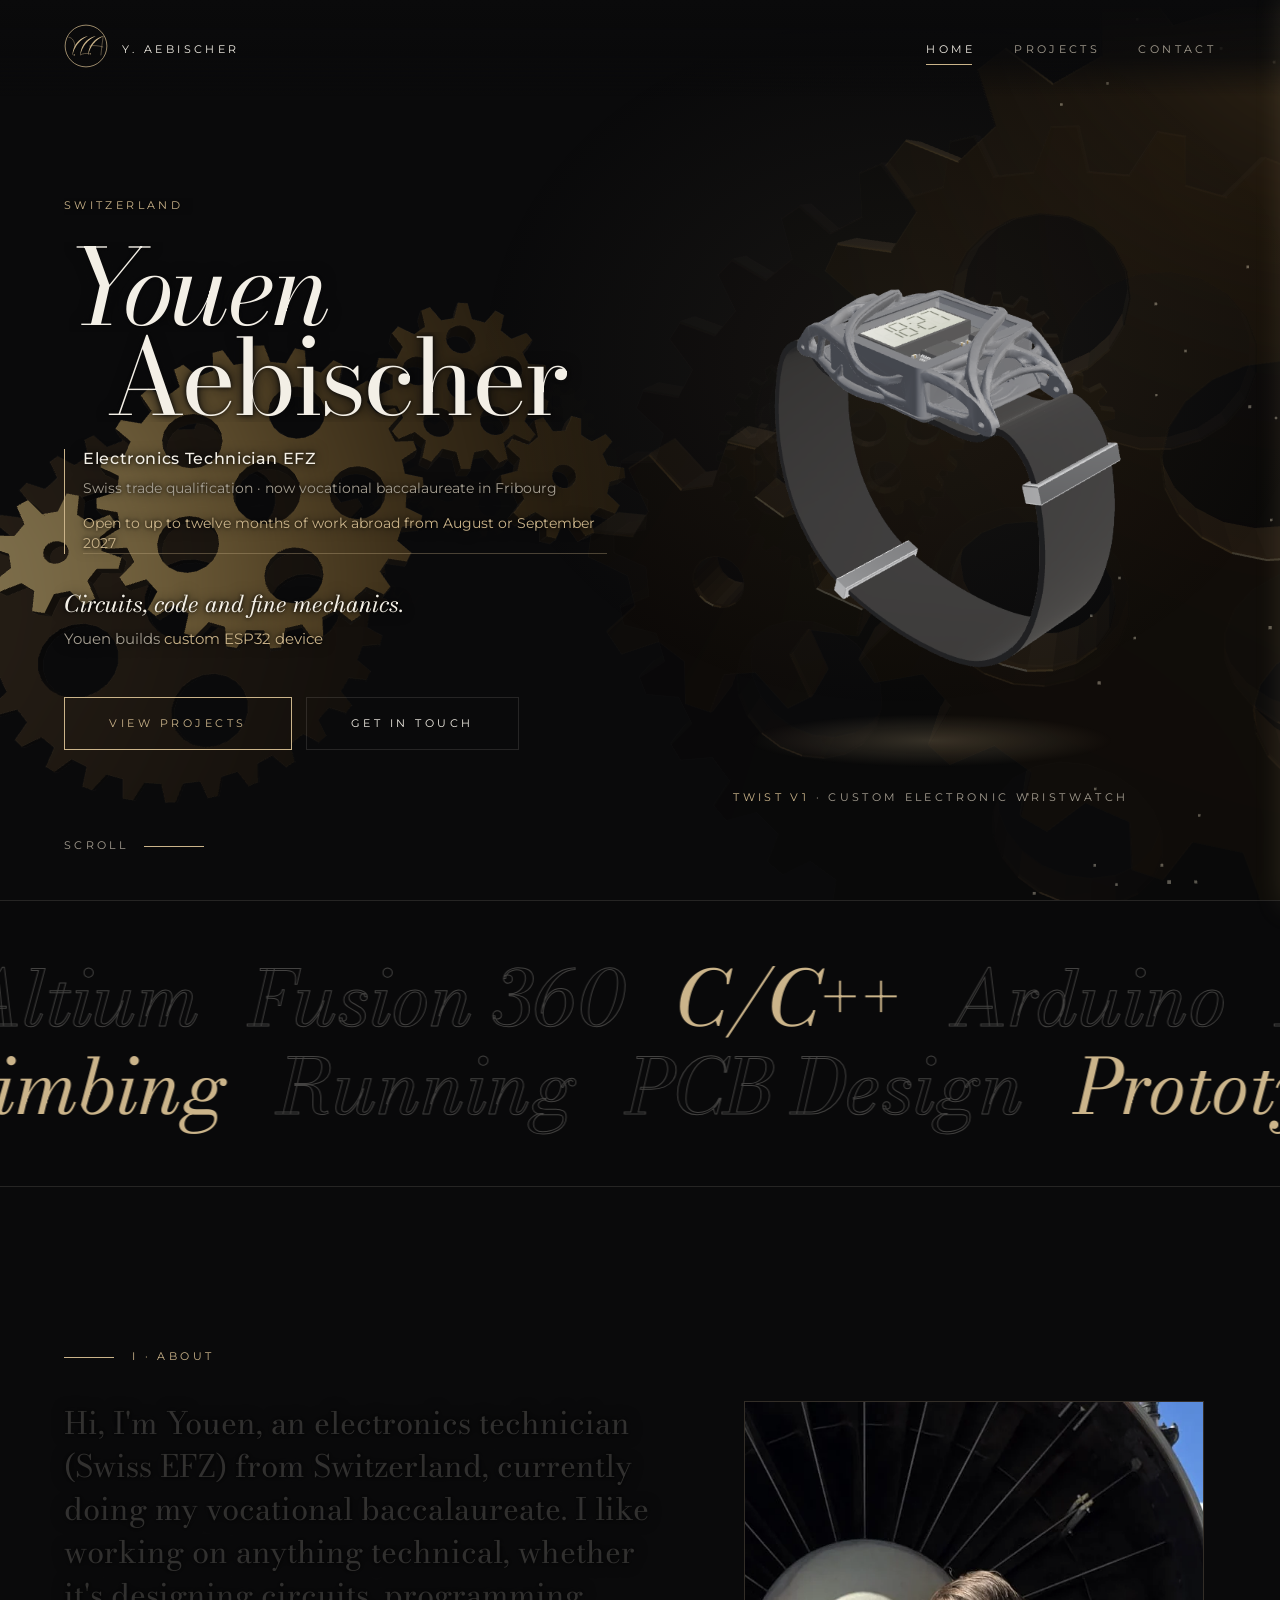
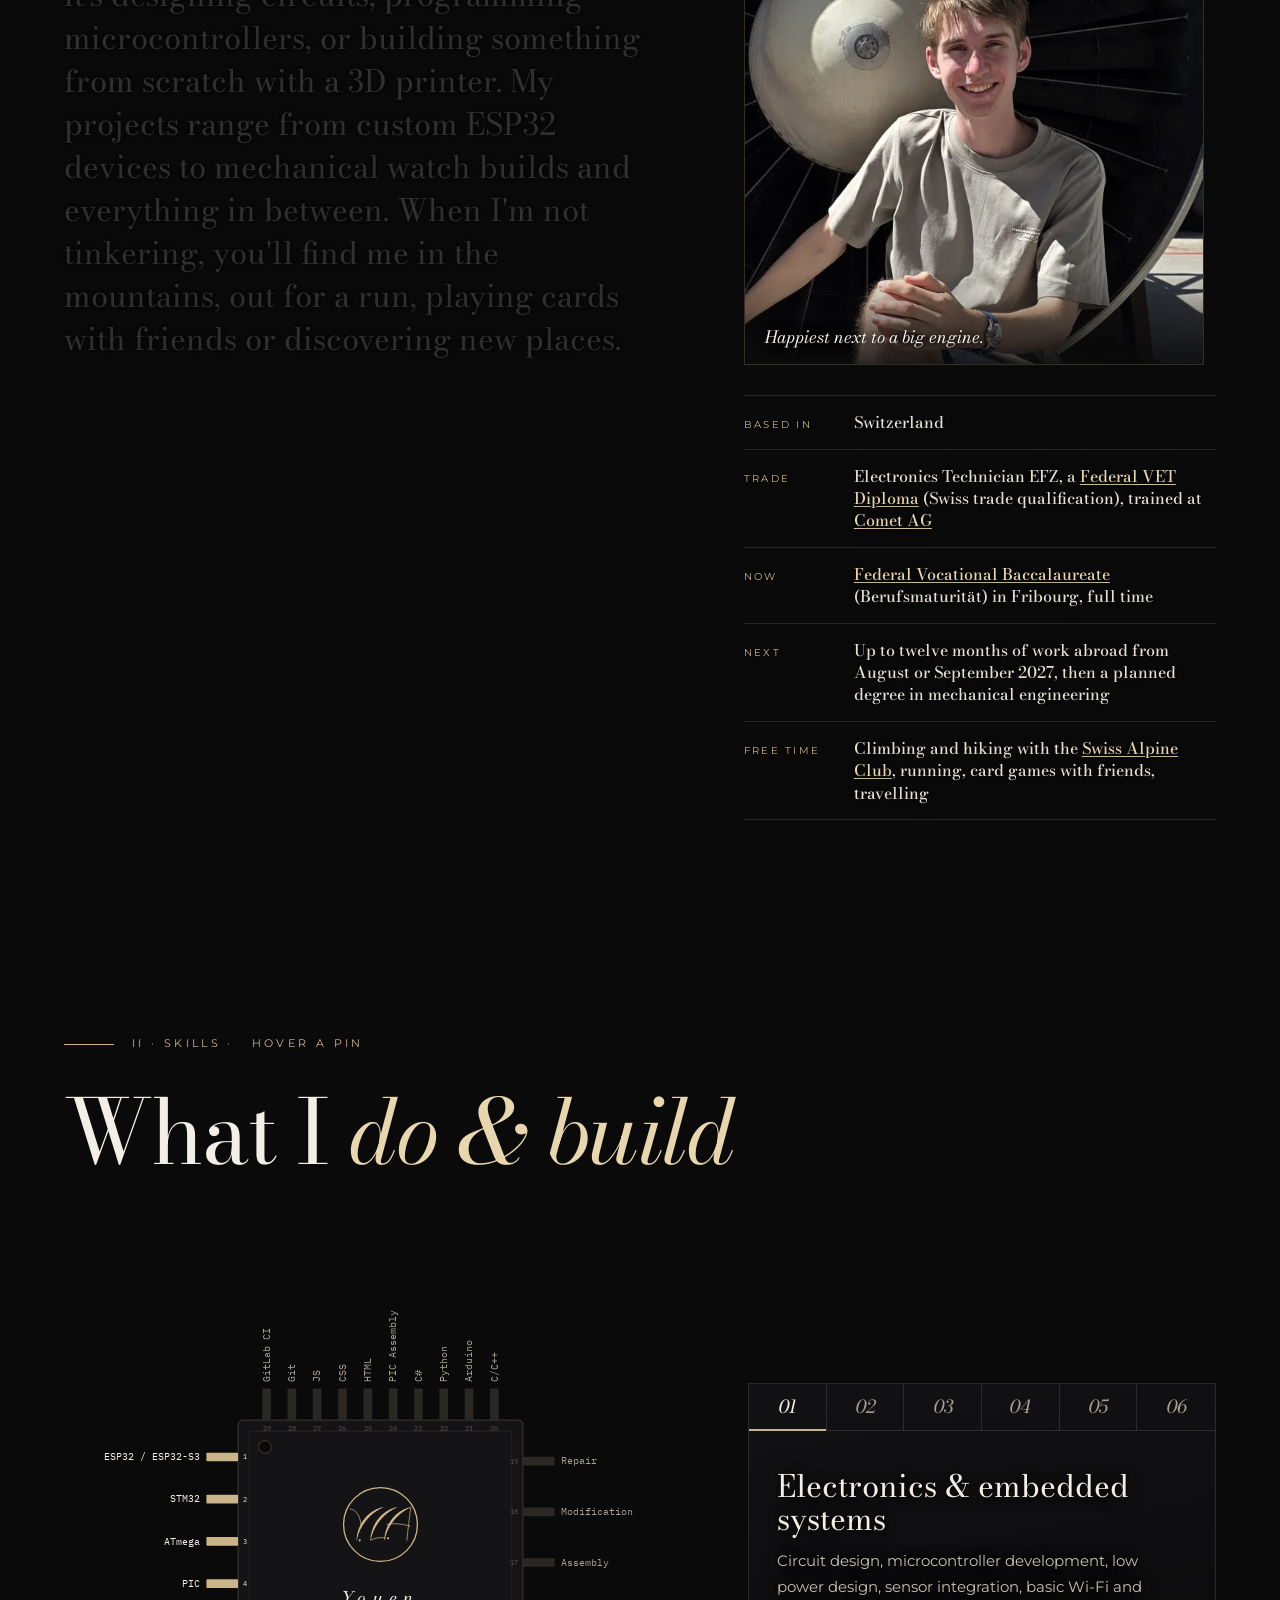
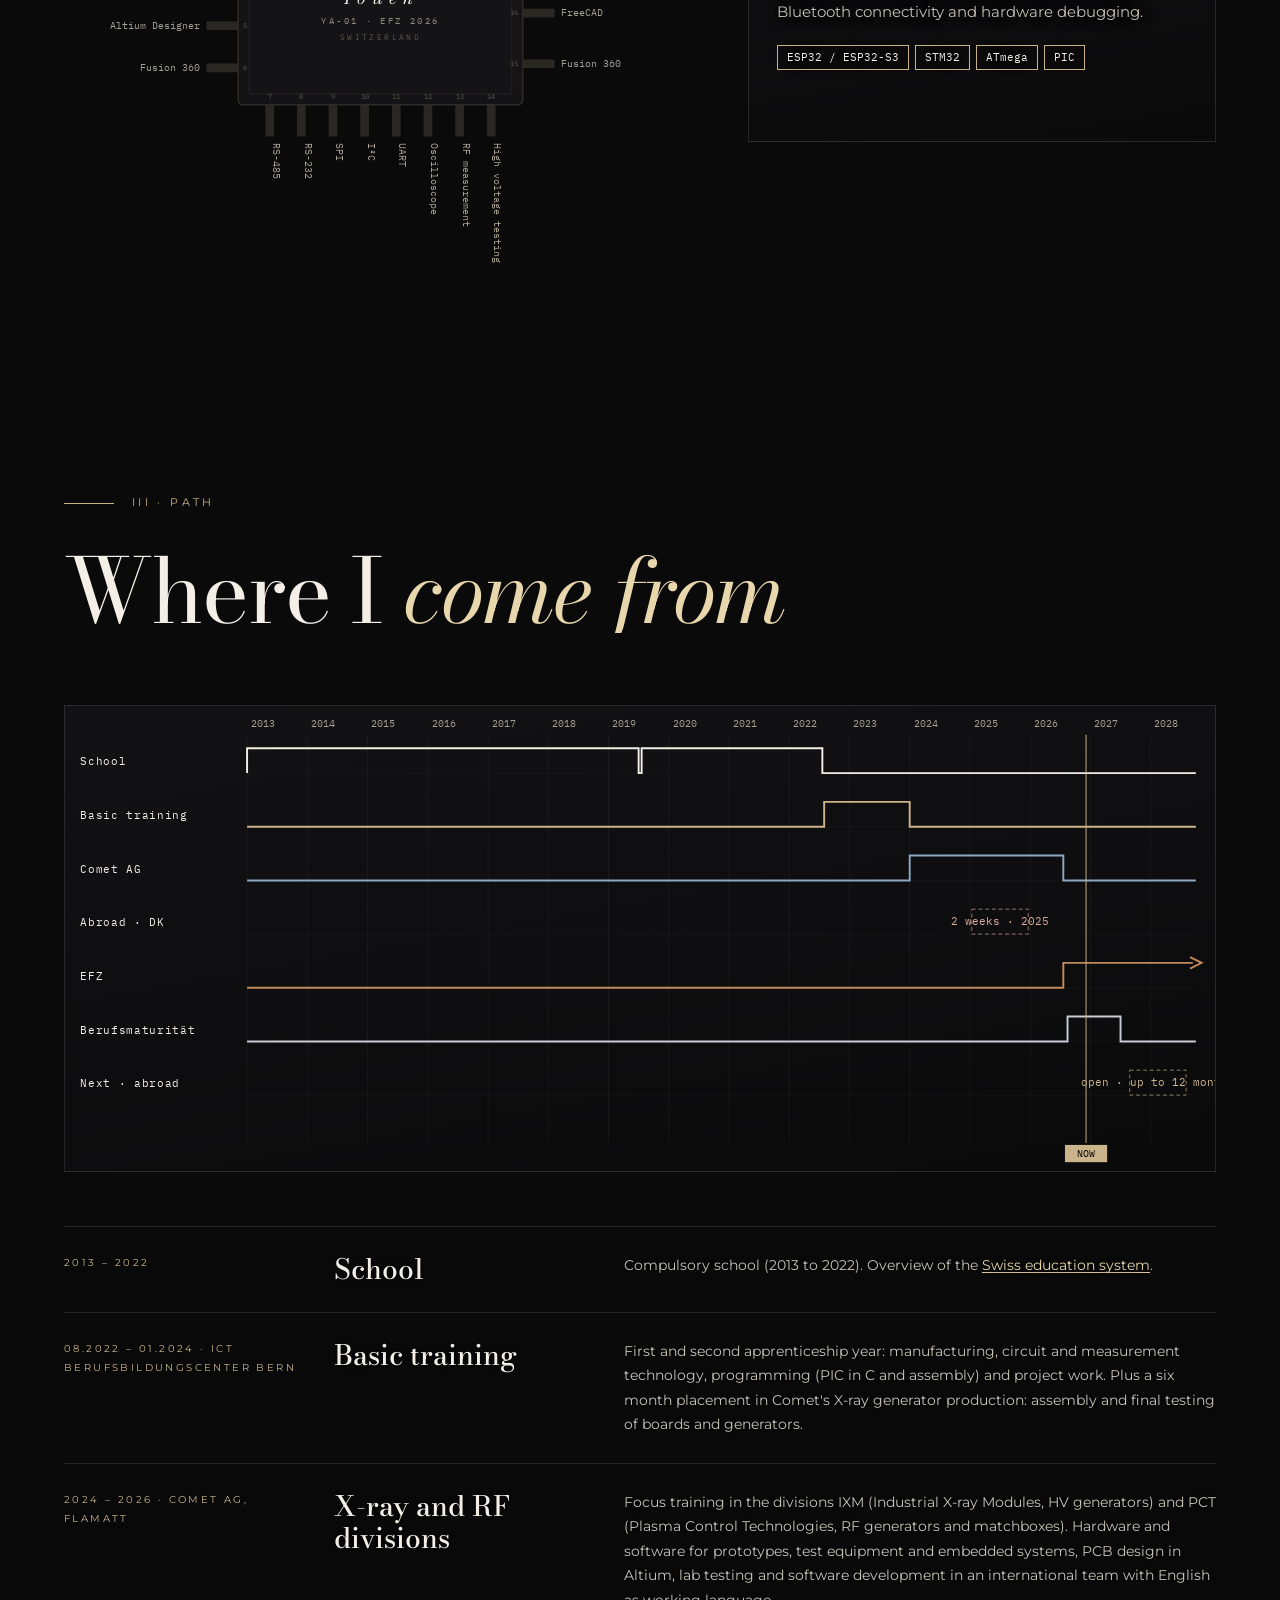
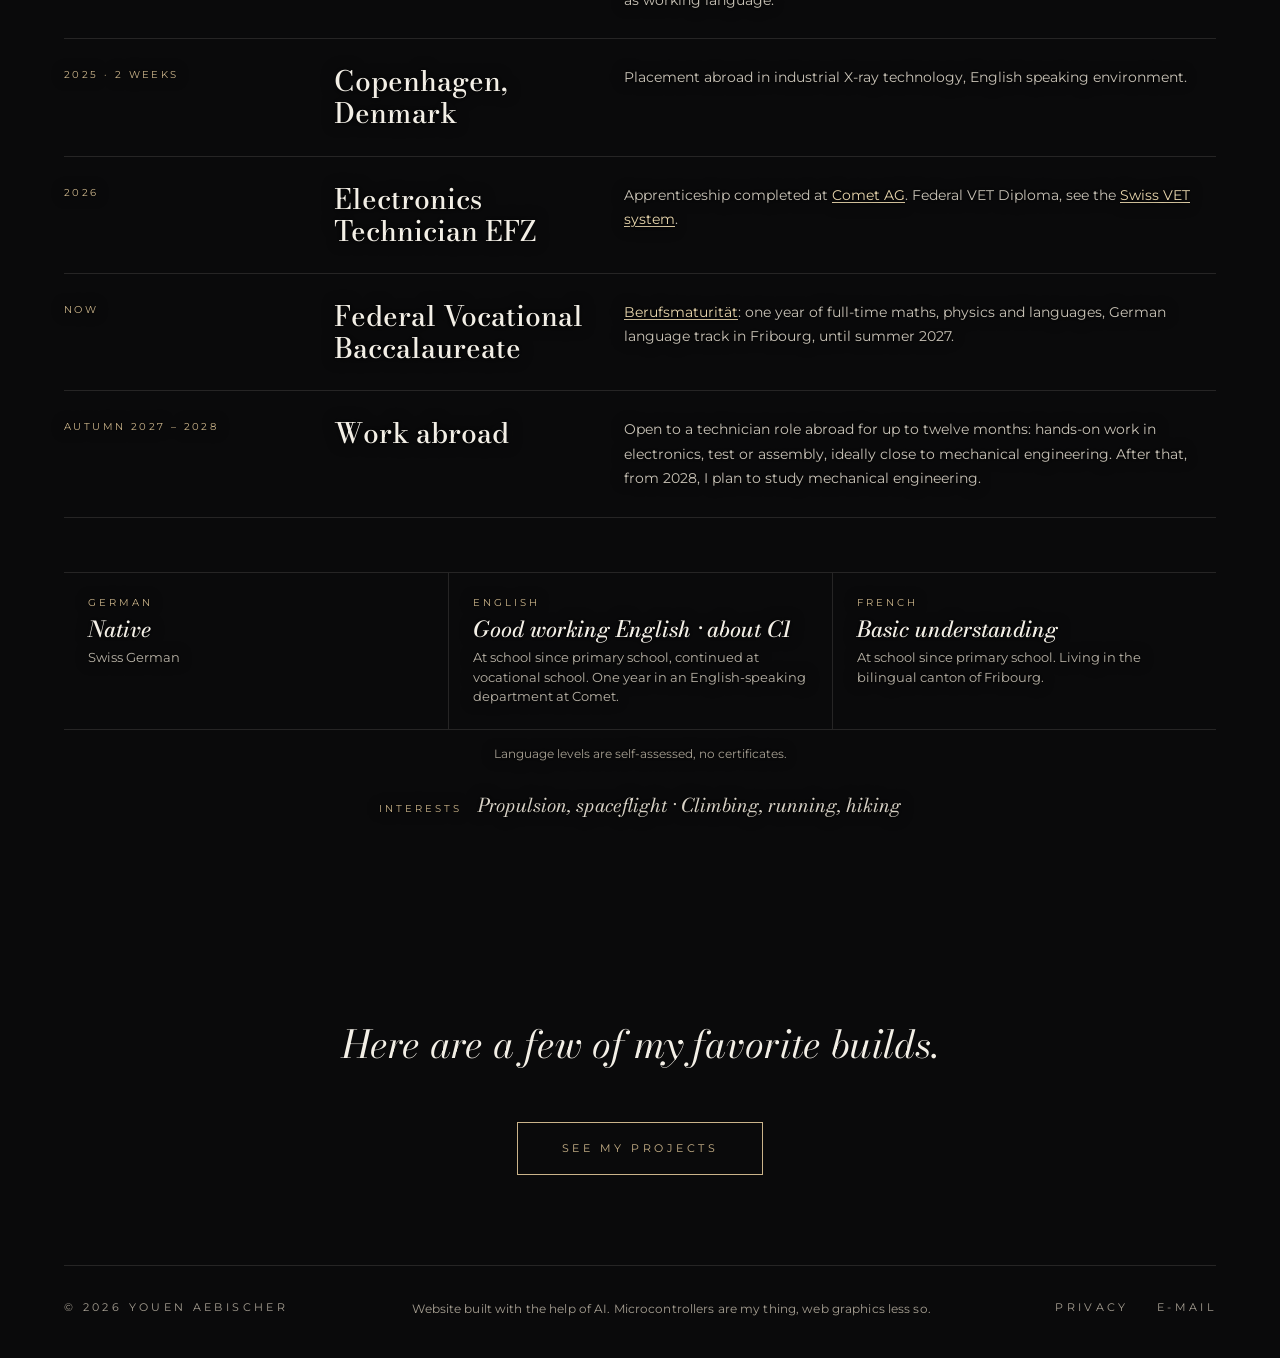
<file: index.html>
<!DOCTYPE html>
<html lang="en"><head>
<meta charset="utf-8"><meta name="viewport" content="width=device-width,initial-scale=1,viewport-fit=cover">
<meta name="theme-color" content="#0a0a0b"><title>Youen Aebischer · Electronics Technician EFZ</title>
<meta name="description" content="Youen Aebischer, electronics technician EFZ from Switzerland. Embedded systems, PCB design, 3D printing and watchmaking projects, with interactive 3D models. Open to work abroad from autumn 2027.">
<meta name="author" content="Youen Aebischer">
<link rel="canonical" href="https://youen.ch/">
<meta property="og:type" content="website"><meta property="og:url" content="https://youen.ch/"><meta property="og:site_name" content="youen.ch">
<meta property="og:title" content="Youen Aebischer · Electronics Technician EFZ"><meta property="og:description" content="Embedded systems, PCB design, 3D printing and watchmaking projects, with interactive 3D models.">
<meta property="og:image" content="https://youen.ch/og.jpg"><meta property="og:image:width" content="1200"><meta property="og:image:height" content="630">
<meta name="twitter:card" content="summary_large_image">
<link rel="icon" href="favicon.svg" type="image/svg+xml"><link rel="apple-touch-icon" href="apple-touch-icon.png">
<script type="application/ld+json">{"@context": "https://schema.org", "@type": "Person", "name": "Youen Aebischer", "url": "https://youen.ch/", "jobTitle": "Electronics Technician EFZ", "email": "mailto:mail@youen.ch", "address": {"@type": "PostalAddress", "addressCountry": "CH"}, "image": "https://youen.ch/assets/img/me_portrait.webp"}</script>
<link rel="stylesheet" href="assets/css/site.css?v=a75e3667">
</head>
<body>
<canvas id="gear"></canvas>
<div id="cur"><b></b></div><div id="cur2"></div>
<div id="prog"></div>
<header><a class="lo" href="#home" data-go="home" aria-label="Youen Aebischer, home"><span data-logo></span><span class="sc">Y. Aebischer</span></a>
 <nav class="sc" aria-label="Main"><a href="#home" data-go="home" class="on">Home</a><a href="#projects" data-go="projects">Projects</a><a href="#contact" data-go="contact">Contact</a></nav></header>
<div id="wipe"><span id="wl"></span></div>
<main>
<!-- ================= HOME ================= -->
<div class="view active" id="home">
 <section class="hero" id="hero" data-v="e"><div class="spot" id="spot"></div>
  <div class="tx" data-r>
   <div class="sc gold mk"><span>Switzerland</span></div>
   <h1><span class="mk"><span><i>Youen</i></span></span><span class="mk l2"><span style="--d:.12s">Aebischer</span></span></h1>
   <div class="role rv" style="--d:.25s"><b>Electronics Technician EFZ</b><span>Swiss trade qualification · now vocational baccalaureate in Fribourg</span><a class="av" href="#contact" data-go="contact">Open to up to twelve months of work abroad from August or September 2027</a></div>
   <div class="rv" style="--d:.3s"><div class="wel">Circuits, code and fine mechanics.</div><div class="tw" id="tw"></div></div>
   <div class="hcta rv" style="--d:.38s"><button class="btn" data-go="projects">View projects</button><button class="btn ghost" data-go="contact">Get in touch</button></div>
  </div>
  <div class="stage st-d" id="stD"><div class="vw" id="hd3" aria-label="3D model of the Twist V1 wristwatch"><img class="fb" src="assets/img/t_2.webp" alt="Twist V1 electronic wristwatch" width="1000" height="800"></div><div class="mcap sc"><b>Twist V1</b> · custom electronic wristwatch</div></div>
  <div class="cue sc">Scroll <i></i></div>
 </section>
 <div class="mq" id="mq" aria-hidden="true"><div class="ln" id="mq1"></div><div class="ln" id="mq2"></div></div>
 <section class="s wrap" id="about">
  <div class="k sc rv">I · About</div>
  <div class="ab"><p class="scrub" id="scrub" data-r></p>
   <aside class="me rv" data-r>
    <figure class="pf"><img src="assets/img/me_portrait.webp" alt="Youen Aebischer sitting in front of a jet engine fan" width="620" height="760" loading="lazy"><figcaption>Happiest next to a big engine.</figcaption></figure>
    <dl class="facts" id="facts"></dl>
   </aside></div>
 </section>
 <section class="s wrap" id="skills">
  <div class="k sc rv">II · Skills · <span id="pinHint">hover a pin</span></div><h2 class="h mk"><span>What I <i>do &amp; build</i></span></h2>
  <div class="po"><svg class="chip rv" id="chip" viewBox="0 0 800 800" data-r role="img" aria-label="Skills shown as the pinout of a chip"></svg><div class="pp rv" data-r><div class="tabs" id="tabs"></div><div class="pd" id="pd"></div></div></div>
 </section>
 <section class="s wrap" id="path">
  <div class="k sc rv">III · Path</div><h2 class="h mk"><span>Where I <i>come from</i></span></h2>
  <div class="tdw rv" data-r><svg class="td" id="td" viewBox="0 0 1200 486" role="img" aria-label="Timeline from 2013 to 2028"></svg></div>
  <div class="log" id="log"></div><div class="langs rv" id="langs"></div>
 </section>
 <section class="cta wrap" data-r><p class="rv">Here are a few of my favorite builds.</p><button class="btn rv" data-go="projects">See my projects</button></section>
 <footer class="sc"><span>© <span class="yr"></span> Youen Aebischer</span><span class="ai">Website built with the help of AI. Microcontrollers are my thing, web graphics less so.</span><span class="fl"><a href="privacy.html">Privacy</a><a class="fm" href="#">E-Mail</a></span></footer>
</div>
<!-- ================= PROJECTS ================= -->
<div class="view" id="projects">
 <section class="wrap ph"><div class="k sc rv">The collection</div><h2 class="h mk"><span>My <i>Projects</i></span></h2><p class="intro rv" id="intro"></p><p class="mnote rv" id="mnote"></p></section>
 <div id="hs"><div class="hpin"><div class="track" id="track"></div><div class="hbar"><span class="sc" style="color:var(--mut)">Scroll</span><div class="ln"><i id="hbi"></i></div><div class="cnt" id="hcnt">01<small>/ 05</small></div></div></div></div>
 <section class="s wrap" id="bench"></section>
 <section class="cta wrap"><p class="rv">Want to know more?</p><button class="btn rv" data-go="contact">Get in touch</button></section>
 <footer class="sc"><span>© <span class="yr"></span> Youen Aebischer</span><span class="ai">Website built with the help of AI. Microcontrollers are my thing, web graphics less so.</span><span class="fl"><a href="privacy.html">Privacy</a><a class="fm" href="#">E-Mail</a></span></footer>
</div>
<!-- ================= CONTACT ================= -->
<div class="view" id="contact">
 <section class="s wrap" style="padding-top:22vh"><div class="k sc rv">Contact</div><h2 class="h mk"><span>Say <i>hello.</i></span></h2>
  <div class="ct"><div class="rv"><p class="lead" id="lead"></p><div class="lk"><a id="lm" href="" data-c="lk">E-Mail<span>↗</span></a></div>
</div>
   <form id="form" class="rv" style="--d:.1s" novalidate>
    <div class="f"><label for="fn">First name *</label><input id="fn" required autocomplete="given-name"></div><div class="f"><label for="ln2">Last name *</label><input id="ln2" required autocomplete="family-name"></div>
    <div class="f"><label for="fe">E-Mail *</label><input id="fe" type="email" required autocomplete="email"></div><div class="f"><label for="fp">Phone number</label><input id="fp" type="tel" autocomplete="tel"></div>
    <div class="f w"><label for="fc">Message *</label><textarea id="fc" rows="3" required></textarea></div>
    <input type="checkbox" id="fbot" name="botcheck" class="hp" tabindex="-1" autocomplete="off" aria-hidden="true">
    <div class="sub"><small id="fnote">Sent straight to my inbox, no e-mail app needed. <a href="privacy.html">Privacy</a></small><button class="btn" type="submit" id="sb">Send message</button></div>
    <p class="fmsg" id="fmsg" role="status" aria-live="polite"></p></form></div>
  <div class="cto"><figure class="pf wide rv"><img src="assets/img/me_engine.webp" alt="Youen Aebischer standing inside the intake of a Rolls-Royce RB211 jet engine" width="900" height="1200" loading="lazy"><figcaption>Inside a Rolls-Royce RB211, for scale.</figcaption></figure>
   <p class="outro rv">Thanks for stopping by,<br><em>I look forward to hearing from you.</em></p></div>
 </section>
 <footer class="sc"><span>© <span class="yr"></span> Youen Aebischer</span><span class="ai">Website built with the help of AI. Microcontrollers are my thing, web graphics less so.</span><span class="fl"><a href="privacy.html">Privacy</a><a class="fm" href="#">E-Mail</a></span></footer>
</div>
</main>
<noscript><div class="nojs"><h1>Youen Aebischer</h1><p>Electronics Technician EFZ from Switzerland. This site needs JavaScript for its 3D models. You can still write to <a href="mailto:mail@youen.ch">mail@youen.ch</a>.</p></div></noscript>
<script src="assets/js/three.bundle.js?v=1"></script>
<script src="assets/js/site.js?v=a75e3667"></script>
<script data-goatcounter="https://youen.goatcounter.com/count" async src="assets/js/count.js?v=1"></script>
</body></html>
</file>
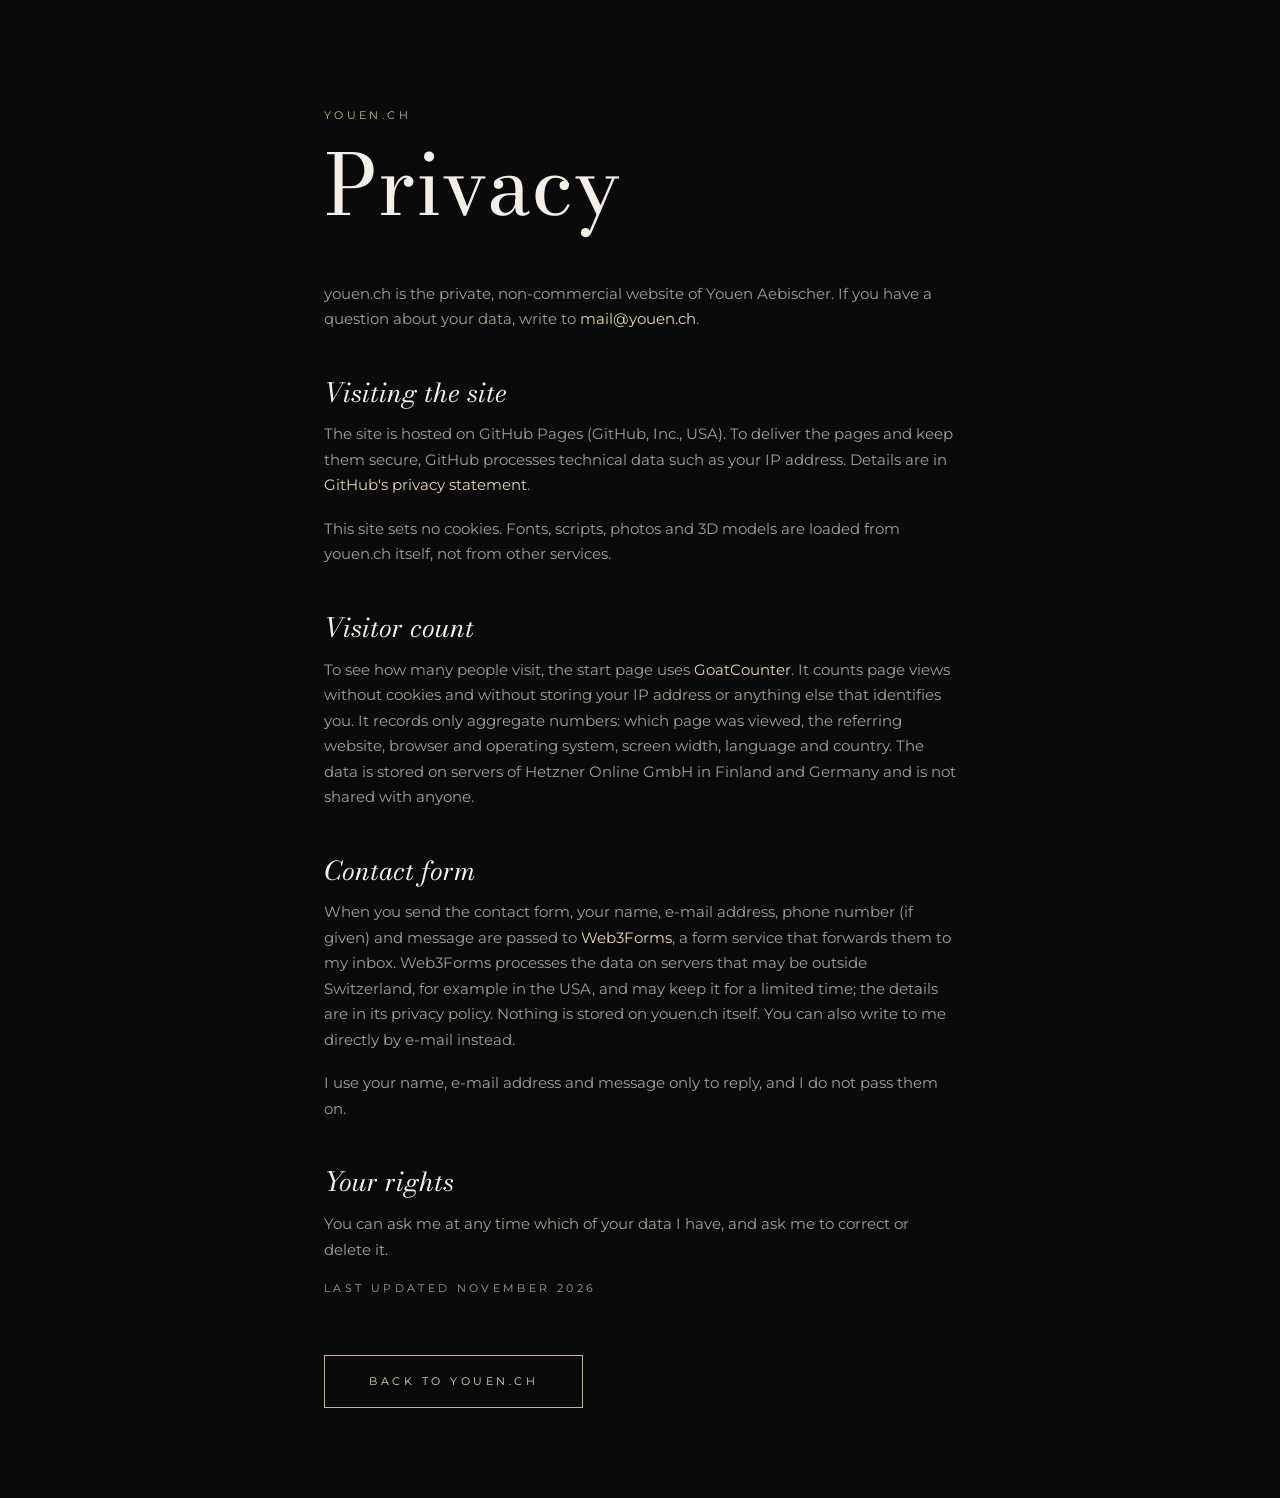
<file: privacy.html>
<!DOCTYPE html><html lang="en"><head><meta charset="utf-8"><meta name="viewport" content="width=device-width,initial-scale=1"><title>Privacy · youen.ch</title><meta name="description" content="Privacy note for youen.ch, the personal website of Youen Aebischer."><link rel="icon" href="/favicon.svg" type="image/svg+xml"><link rel="stylesheet" href="/assets/css/site.css"><style>main.pv2{max-width:680px;margin:0 auto;padding:12vh 24px 10vh}main.pv2 h1{font:400 clamp(44px,7vw,84px)/1 var(--B);margin:2vh 0 6vh}main.pv2 h2{font:italic 400 26px/1.2 var(--B);margin:5vh 0 1.5vh}main.pv2 p{color:var(--mut);line-height:1.7;margin:0 0 1.2em}main.pv2 a{color:var(--ch2,#cbb48a)}main.pv2 .bk{display:inline-block;margin-top:5vh}</style></head><body><main class="pv2"><div class="sc gold">youen.ch</div><h1>Privacy</h1><p>youen.ch is the private, non-commercial website of Youen Aebischer. If you have a question about your data, write to <a href="mailto:mail@youen.ch">mail@youen.ch</a>.</p><h2>Visiting the site</h2><p>The site is hosted on GitHub Pages (GitHub, Inc., USA). To deliver the pages and keep them secure, GitHub processes technical data such as your IP address. Details are in <a href="https://docs.github.com/en/site-policy/privacy-policies/github-general-privacy-statement" rel="noopener">GitHub's privacy statement</a>.</p><p>This site sets no cookies. Fonts, scripts, photos and 3D models are loaded from youen.ch itself, not from other services.</p><h2>Visitor count</h2><p>To see how many people visit, the start page uses <a href="https://www.goatcounter.com/help/privacy" rel="noopener">GoatCounter</a>. It counts page views without cookies and without storing your IP address or anything else that identifies you. It records only aggregate numbers: which page was viewed, the referring website, browser and operating system, screen width, language and country. The data is stored on servers of Hetzner Online GmbH in Finland and Germany and is not shared with anyone.</p><h2>Contact form</h2><p>When you send the contact form, your name, e-mail address, phone number (if given) and message are passed to <a href="https://web3forms.com/privacy" rel="noopener">Web3Forms</a>, a form service that forwards them to my inbox. Web3Forms processes the data on servers that may be outside Switzerland, for example in the USA, and may keep it for a limited time; the details are in its privacy policy. Nothing is stored on youen.ch itself. You can also write to me directly by e-mail instead.</p><p>I use your name, e-mail address and message only to reply, and I do not pass them on.</p><h2>Your rights</h2><p>You can ask me at any time which of your data I have, and ask me to correct or delete it.</p><p class="sc">Last updated November 2026</p><a class="btn bk" href="/">Back to youen.ch</a></main></body></html>
</file>
<file: assets/css/site.css>
@font-face{font-family:'Bodoni Moda';src:url(../fonts/bodoni-moda-latin-opsz-normal.woff2) format('woff2');font-weight:400 900;font-style:normal;font-display:swap}
@font-face{font-family:'Bodoni Moda';src:url(../fonts/bodoni-moda-latin-opsz-italic.woff2) format('woff2');font-weight:400 900;font-style:italic;font-display:swap}
@font-face{font-family:'Montserrat';src:url(../fonts/montserrat-latin-300-normal.woff2) format('woff2');font-weight:300;font-style:normal;font-display:swap}
@font-face{font-family:'Montserrat';src:url(../fonts/montserrat-latin-400-normal.woff2) format('woff2');font-weight:400;font-style:normal;font-display:swap}
@font-face{font-family:'Montserrat';src:url(../fonts/montserrat-latin-500-normal.woff2) format('woff2');font-weight:500;font-style:normal;font-display:swap}
@font-face{font-family:'IBM Plex Mono';src:url(../fonts/ibm-plex-mono-latin-400-normal.woff2) format('woff2');font-weight:400;font-style:normal;font-display:swap}
@font-face{font-family:'IBM Plex Mono';src:url(../fonts/ibm-plex-mono-latin-500-normal.woff2) format('woff2');font-weight:500;font-style:normal;font-display:swap}
.m3{position:absolute;inset:0;width:100%;height:100%;object-fit:contain;transition:opacity .5s}
.vw{position:relative;touch-action:pan-y;cursor:grab}
.gal{position:absolute;inset:var(--gal-inset,12px 12px 56px 12px);border-radius:var(--gal-r,12px);overflow:hidden;opacity:0;visibility:hidden;transition:opacity .5s,visibility .5s;background:var(--gal-bg,#000);z-index:2;border:var(--gal-bd,0)}
.photo .gal{opacity:1;visibility:visible}.photo .m3{opacity:0}
.gbg{position:absolute;inset:-30px;background-size:cover;background-position:center;filter:blur(26px) brightness(var(--gal-bgb,.45)) saturate(1.1);transform:scale(1.1)}
.gst{position:absolute;inset:0}
.gs{position:absolute;inset:0;width:100%;height:100%;object-fit:contain;opacity:0;transform:scale(1.03);transition:opacity .55s,transform .9s}
.gs.on{opacity:1;transform:none}
.gcap{position:absolute;left:10px;top:10px;z-index:3;font-size:10.5px;letter-spacing:.12em;text-transform:uppercase;padding:5px 10px}
.gb{position:absolute;top:50%;z-index:3;width:38px;height:38px;margin-top:-19px;display:grid;place-items:center;cursor:pointer;font-size:20px;line-height:1}
.gp{left:10px}.gn{right:10px}
.gd{position:absolute;right:12px;bottom:12px;z-index:3;display:flex;gap:6px}
.gd i{width:7px;height:7px;border-radius:50%;background:#fff7;transition:background .3s,transform .3s}
.gd i.on{background:var(--gal-acc,#fff);transform:scale(1.25)}
.pv{position:absolute;left:12px;bottom:10px;z-index:4;display:flex;gap:2px}
.pv button{cursor:pointer;border:0;font:inherit;background:none;color:inherit}


:root{--bg:#0a0a0b;--bg2:#121214;--fg:#f3efe6;--ch:#cbb48a;--ch2:#e8d6ad;--mut:#a69f92;--hl:#f3efe61f;--hl2:#cbb48a33;
 --s1:#ffc93c;--s2:#3fe0ff;--s3:#ff5fa2;
 --B:'Bodoni Moda',Didot,serif;--M:'Montserrat',system-ui,sans-serif;--X:'IBM Plex Mono',ui-monospace,monospace;--E:cubic-bezier(.77,0,.18,1);--O:cubic-bezier(.16,1,.3,1);--pad:clamp(20px,5vw,80px)}
*{box-sizing:border-box;margin:0;padding:0}
html{background:var(--bg);overflow-x:hidden;overflow-x:clip}
body{background:var(--bg);color:var(--fg);font:400 15px/1.75 var(--M);-webkit-font-smoothing:antialiased}
.scrub,.ct .lead,.lead,.langs,.info .stt b,.pd h4,.log h3,.info h3,.mb li,.wel{font-weight:500}
a{color:inherit;text-decoration:none}button,input,textarea{font:inherit;color:inherit}
::selection{background:var(--ch);color:#000}
.sc{font:400 10.5px/1.6 var(--M);letter-spacing:.32em;text-transform:uppercase}
.gold{color:var(--ch)}
/* cursor */
#cur{position:fixed;left:0;top:0;width:38px;height:38px;margin:-19px 0 0 -19px;border:1px solid var(--ch);border-radius:50%;pointer-events:none;z-index:300;opacity:0;transition:width .35s var(--O),height .35s var(--O),margin .35s var(--O),background .35s,opacity .3s;display:grid;place-items:center}
#cur b{font:400 9px/1 var(--M);letter-spacing:.24em;text-transform:uppercase;color:#000;opacity:0;transition:opacity .2s}
#cur2{position:fixed;left:0;top:0;width:4px;height:4px;margin:-2px 0 0 -2px;border-radius:50%;background:var(--ch);pointer-events:none;z-index:301;opacity:0}
#cur2{display:none}body.has-mouse #cur.big{opacity:1}
#cur.big{width:84px;height:84px;margin:-42px 0 0 -42px;background:var(--ch);border-color:var(--ch)}#cur.big b{opacity:1}
@media (hover:none){#cur,#cur2{display:none}}
a:focus-visible,button:focus-visible,input:focus-visible,textarea:focus-visible{outline:1px solid var(--ch);outline-offset:4px}
@media (prefers-reduced-motion:reduce){*,*::before,*::after{animation-duration:.01s!important;animation-iteration-count:1!important;transition-duration:.01s!important}}
/* header */
header{position:fixed;top:0;left:0;right:0;z-index:50;display:flex;justify-content:space-between;align-items:center;padding:calc(24px + env(safe-area-inset-top)) var(--pad) 20px;background:linear-gradient(#0a0a0b,#0a0a0bd0 60%,#0a0a0b00)}
.lo{display:flex;align-items:center;gap:14px}.lo .lg{width:34px;height:34px;color:var(--ch)}
nav{display:flex;gap:clamp(18px,3vw,44px)}
nav a{position:relative;padding:6px 0;color:var(--mut);transition:color .4s}nav a:hover,nav a.on{color:var(--fg)}
nav a::after{content:"";position:absolute;left:0;right:.32em;bottom:0;height:1px;background:var(--ch);transform:scaleX(0);transform-origin:right;transition:transform .7s var(--O)}
nav a.on::after{transform:none;transform-origin:left}
#prog{position:fixed;top:0;left:0;right:0;height:2px;z-index:51;background:var(--ch);transform-origin:left;transform:scaleX(0)}
/* wipe */
#wipe{position:fixed;inset:0;z-index:200;pointer-events:none;display:grid;place-items:center;background:var(--bg);transform:translateX(101%)}
#wipe::before{content:"";position:absolute;top:0;bottom:0;left:0;width:1px;background:var(--ch);box-shadow:0 0 30px 4px #cbb48a66}
#wipe span{font:italic 400 clamp(48px,7vw,110px)/1 var(--B);color:var(--fg);opacity:0;transition:opacity .4s}
#wipe.on{transform:none;transition:transform .7s var(--E)}#wipe.on span{opacity:1;transition-delay:.35s}
#wipe.out{transform:translateX(-101%);transition:transform .7s var(--E)}#wipe.out::before{left:auto;right:0}
/* views */
.view{display:none;position:relative;z-index:2}.view.active{display:block}
.wrap{width:min(1320px,calc(100% - 2*var(--pad)));margin:0 auto}
section.s{padding:18vh 0 6vh;position:relative}
.k{display:flex;align-items:center;gap:18px;margin-bottom:4vh;color:var(--ch)}.k::before{content:"";width:50px;height:1px;background:var(--ch)}
.h{font:400 clamp(52px,7vw,118px)/.95 var(--B);letter-spacing:-.02em;margin-bottom:8vh}.h i{font-style:italic;color:var(--ch2)}
.rv{opacity:0;transform:translateY(40px);transition:opacity 1.2s var(--O),transform 1.4s var(--O);transition-delay:var(--d,0s)}.rv.in{opacity:1;transform:none}
.mk{display:block;overflow:hidden}.mk>span{display:block;transform:translateY(110%);transition:transform 1.2s var(--O);transition-delay:var(--d,0s)}.mk.in>span,.in .mk>span{transform:none}
/* hero */
.hero{min-height:100svh;display:grid;grid-template-columns:minmax(0,1fr) minmax(0,1.05fr);align-items:center;gap:3vw;padding:120px var(--pad) 8vh;position:relative;overflow:hidden}
.hero .tx{position:relative;z-index:3}
.hero h1{font:400 clamp(70px,8.2vw,156px)/.86 var(--B);letter-spacing:-.03em;margin:3vh 0 4vh}
.hero h1 i{display:block;font-style:italic}.hero h1 span{display:block}.hero h1 .l2>span{padding-left:.4em}
.role{display:flex;flex-direction:column;gap:6px;margin:-1vh 0 4vh;padding-left:18px;border-left:1px solid var(--ch)}.role b{font:500 clamp(15px,1.25vw,19px)/1.3 var(--M);letter-spacing:.04em;color:var(--fg)}.role span{color:var(--mut);font-size:14px}
.hcta{display:flex;flex-wrap:wrap;gap:14px;margin-top:5vh}.btn.ghost{border-color:var(--hl);color:var(--fg)}.btn.ghost:hover{border-color:var(--fg);background:var(--fg);color:#000}
.mcap{position:absolute;left:50%;bottom:0;transform:translateX(-50%);z-index:3;white-space:nowrap;color:var(--mut);text-align:center}.mcap b{color:var(--ch);font-weight:400}
.wel{font:italic 400 clamp(20px,1.8vw,28px)/1.2 var(--B)}.tw{color:var(--mut);margin-top:8px;min-height:1.75em}.tw b{color:var(--ch);font-weight:400}
.cue{position:absolute;left:var(--pad);bottom:5vh;z-index:3;display:flex;align-items:center;gap:16px;color:var(--mut)}.cue i{width:60px;height:1px;background:var(--ch);animation:hl 2.4s var(--O) infinite;transform-origin:left}
@keyframes hl{0%{transform:scaleX(0)}50%{transform:scaleX(1)}100%{transform:scaleX(1);opacity:0}}
.stage{position:relative;z-index:2;height:min(74vh,720px);display:none}
.hero .st-d{display:block}
/* D spotlight */
.st-d .vw{position:absolute;inset:0;z-index:2}
.st-d::before{content:"";position:absolute;left:50%;top:-30vh;width:80%;height:130%;transform:translateX(-50%);background:conic-gradient(from 180deg at 50% 0%,transparent 160deg,#cbb48a1e 174deg,#f3efe614 180deg,#cbb48a1e 186deg,transparent 200deg);filter:blur(12px);pointer-events:none}
.st-d::after{content:"";position:absolute;left:18%;right:18%;bottom:6%;height:8%;border-radius:50%;background:radial-gradient(closest-side,#cbb48a3a,transparent);pointer-events:none}
.hero .wm{position:absolute;right:-3vw;top:50%;transform:translateY(-50%);font:italic 400 38vh/1 var(--B);color:transparent;-webkit-text-stroke:1px #f3efe612;z-index:0;pointer-events:none;white-space:nowrap;display:none}
.hero .wm{display:block}
.spot{position:absolute;inset:0;pointer-events:none;z-index:0;background:radial-gradient(55vw 65vh at var(--sx,70%) var(--sy,40%),#cbb48a12,transparent 60%)}
/* gear scene (E) */
#gear{position:fixed;inset:0;width:100%;height:100%;z-index:0;pointer-events:none;opacity:0;transition:opacity 1.2s}
body.ve #gear{opacity:1}
@media (max-width:860px){body.ve #gear{opacity:.75}}
body.ve .mq{background:#0a0a0bb8}
body.ve #home .scrub,body.ve #home .st4,body.ve .log,body.ve .langs,body.ve .pd,body.ve #home .tx{text-shadow:0 0 14px #0a0a0b,0 0 4px #0a0a0b}
/* marquee */
.mq{padding:6vh 0;overflow:hidden;border-top:1px solid var(--hl);border-bottom:1px solid var(--hl);position:relative;z-index:2;background:var(--bg)}
.mq .ln{display:flex;gap:4vw;white-space:nowrap;font:italic 400 clamp(40px,6vw,96px)/1.15 var(--B);will-change:transform}
.mq .ln span{color:transparent;-webkit-text-stroke:1px #f3efe640}.mq .ln span:nth-child(3n+1){color:var(--ch);-webkit-text-stroke:0}
/* about */
.ab{display:grid;grid-template-columns:1.25fr 1fr;gap:7vw;align-items:start}
.scrub{font:400 clamp(24px,2.4vw,38px)/1.4 var(--B)}
.scrub span{color:#f3efe62e;transition:color .5s}.scrub span.on{color:var(--fg)}
.st4{display:grid;grid-template-columns:1fr 1fr;border-top:1px solid var(--hl);border-left:1px solid var(--hl)}
.st4 div{padding:4.5vh 2vw 3.5vh;border-right:1px solid var(--hl);border-bottom:1px solid var(--hl)}
.st4 b{display:block;font:italic 400 clamp(64px,6.4vw,108px)/1 var(--B);color:var(--ch)}.st4 .sc{display:block;color:var(--mut);margin-top:12px;letter-spacing:.2em;font-size:9.5px}
/* pinout */
.po{display:grid;grid-template-columns:minmax(0,1.15fr) minmax(0,.85fr);gap:4vw;align-items:center}
.chip{width:100%;max-width:780px;justify-self:center;overflow:visible}
.chip text{font-family:var(--X)}
.chip .pin rect{fill:#2b2823;transition:fill .25s}.chip .pin text{font-size:12.5px;fill:var(--mut);transition:fill .25s}.chip .pin .pn{font-size:8.5px;fill:#5c574e}
.chip .pin.hi rect{fill:var(--k)}.chip .pin.hi text{fill:var(--fg)}.chip .pin.zap rect{fill:#fff}
.chip .pin{cursor:pointer}
.pp{border:1px solid var(--hl);background:linear-gradient(170deg,#121214,#0a0a0b)}
.tabs{display:grid;grid-template-columns:repeat(6,1fr);border-bottom:1px solid var(--hl)}
.tabs button{padding:14px 0;border:0;border-right:1px solid var(--hl);background:none;cursor:pointer;font:italic 400 18px/1 var(--B);color:var(--mut);position:relative;transition:color .3s}
.tabs button:last-child{border:0}.tabs button::after{content:"";position:absolute;left:0;right:0;bottom:-1px;height:2px;background:var(--k);transform:scaleX(0);transition:transform .5s var(--O)}
.tabs button.on{color:var(--fg)}.tabs button.on::after{transform:none}
.pd{padding:28px 28px 30px;min-height:310px}
.pd .kk{color:var(--mut)}.pd h4{font:400 clamp(28px,2.4vw,38px)/1.08 var(--B);margin:10px 0 14px}
.pd p{color:#c7c1b5;font-size:14.5px}.pd .pl{margin-top:20px;display:flex;flex-wrap:wrap;gap:6px}
.pd .pl span{font:400 11px/1 var(--X);padding:6px 9px;border:1px solid var(--k);color:var(--fg)}
/* timing */
.tdw{border:1px solid var(--hl);background:linear-gradient(170deg,#121214,#0a0a0b);overflow-x:auto;-webkit-overflow-scrolling:touch}
.td{display:block;width:100%;min-width:880px}.td text{font-family:var(--X)}
.td .lab{font-size:11.5px;fill:var(--fg);letter-spacing:.06em}.td .yr{font-size:10.5px;fill:var(--mut)}
.td .wave{fill:none;stroke-width:2}.td .seg{cursor:pointer}.td .seg rect{fill:transparent}.td .seg:hover rect{fill:#cbb48a0d}
.tnote{font:400 10.5px/1.5 var(--X);color:var(--mut);margin-top:10px}
.log{margin-top:6vh;border-top:1px solid var(--hl)}
.log .row{display:grid;grid-template-columns:240px 260px 1fr;gap:30px;padding:26px 0;border-bottom:1px solid var(--hl);transition:background .4s}
.log .row.hi{background:#cbb48a0c}.log .dt{color:var(--ch);font-size:10px;letter-spacing:.24em;line-height:1.9}
.log h3{font:500 28px/1.15 var(--B)}.log p{color:#c9c3b7;font-size:14px}
.langs{margin-top:6vh;font:italic 400 19px/1.6 var(--B);color:#d8d2c6;text-align:center;display:flex;flex-direction:column;gap:6px}.langs .sc{font-style:normal;color:var(--ch);margin-right:16px;font-size:9.5px}
.lgg{display:grid;grid-template-columns:repeat(3,1fr);border-top:1px solid var(--hl);border-bottom:1px solid var(--hl);margin-bottom:10px;text-align:left}
.lgg>div{padding:22px 24px;display:flex;flex-direction:column;gap:6px}.lgg>div+div{border-left:1px solid var(--hl)}
.lgg .sc{margin:0}.lgg b{font:italic 500 22px/1.2 var(--B);color:var(--fg)}.lgg small{font:400 13px/1.5 var(--M);font-style:normal;color:#b9b3a7}
.lgn{font:400 11.5px/1.5 var(--M);font-style:normal;color:var(--mut);margin-bottom:22px}
@media (max-width:860px){.lgg{grid-template-columns:1fr}.lgg>div+div{border-left:0;border-top:1px solid var(--hl)}.lgg>div{padding:18px 4px}}
.cta{text-align:center;padding:16vh 0 10vh}
.cta p{font:italic 400 clamp(26px,3vw,46px)/1.25 var(--B);margin-bottom:6vh}
.btn{display:inline-flex;align-items:center;gap:16px;border:1px solid var(--ch);color:var(--ch);padding:20px 44px;font:400 11px/1 var(--M);letter-spacing:.32em;text-transform:uppercase;transition:background .5s,color .5s;cursor:pointer;background:none}
.btn:hover{background:var(--ch);color:#000}
/* projects tab */
.ph{padding:20vh 0 8vh}
.ph .intro{max-width:760px;color:#c7c1b5;font-size:16px;margin-top:-3vh}
#hs{position:relative}
.hpin{position:sticky;top:0;height:100vh;overflow:hidden;display:flex;flex-direction:column;justify-content:center}
.track{display:flex;gap:5vw;padding:70px var(--pad) 0;will-change:transform}
.proj{flex:0 0 min(80vw,760px);height:76vh;min-height:560px;border:1px solid var(--hl2);background:linear-gradient(170deg,#141316,#0a0a0b 70%);position:relative;overflow:hidden;display:flex;flex-direction:column;transform-style:preserve-3d}
.proj .num{position:absolute;right:16px;top:-14px;font:italic 400 clamp(130px,17vw,250px)/1 var(--B);color:transparent;-webkit-text-stroke:1px #cbb48a2a;pointer-events:none;transition:-webkit-text-stroke-color .5s;z-index:1}
.proj:hover .num{-webkit-text-stroke-color:#cbb48a88}
.art{position:relative;flex:1 1 0;min-height:240px}
.art::before{content:"";position:absolute;left:50%;top:-10%;width:70%;height:115%;transform:translateX(-50%);background:conic-gradient(from 180deg at 50% 0%,transparent 160deg,#cbb48a18 174deg,#f3efe610 180deg,#cbb48a18 186deg,transparent 200deg);filter:blur(10px);pointer-events:none}
.art::after{content:"";position:absolute;left:22%;right:22%;bottom:5%;height:7%;border-radius:50%;background:radial-gradient(closest-side,#cbb48a30,transparent);pointer-events:none}
.art .vw{position:absolute;inset:0;z-index:2}
.art{--gal-bg:#0a0a0b;--gal-r:2px;--gal-inset:14px 14px 56px 14px;--gal-acc:var(--ch)}
.art .gcap{left:auto;right:14px;top:24px;color:var(--fg);letter-spacing:.24em;font-size:9.5px}.art .gcap b{color:var(--ch);font-weight:400}
.art .gb{border:1px solid var(--hl);border-radius:50%;background:#0a0a0bc0;color:var(--fg)}.art .gb:hover{background:var(--fg);color:#000}
.art .pv{left:28px;bottom:12px;gap:26px;z-index:4}
.art .pv button{font:400 10px/1 var(--M);letter-spacing:.3em;text-transform:uppercase;color:var(--mut);padding:8px 0;position:relative}.art .pv button.on{color:var(--ch)}
.art .pv button.on::after{content:"";position:absolute;left:0;right:.3em;bottom:0;height:1px;background:var(--ch)}
.art.ipa::before,.art.ipa::after{display:none}
.ipa-in{position:absolute;inset:0;display:flex;flex-direction:column;align-items:center;justify-content:center;gap:18px;text-align:center;padding:20px;background:radial-gradient(60% 60% at 50% 45%,#cbb48a12,transparent 70%)}
.ipa-in .ib{font:italic 400 clamp(110px,12vw,190px)/.9 var(--B);color:transparent;-webkit-text-stroke:1px #cbb48a99}
.ipa-in .sc{color:var(--ch)}
.ich{display:flex;flex-wrap:wrap;justify-content:center;gap:6px;max-width:440px}.ich span{font:400 11px/1 var(--X);padding:7px 10px;border:1px solid var(--hl2);color:#d8d2c6}
.info{position:relative;z-index:3;padding:22px 28px 26px;border-top:1px solid var(--hl)}
.info .no{font:italic 400 17px/1 var(--B);color:var(--ch)}
.info h3{font:400 clamp(26px,2.3vw,36px)/1.05 var(--B);margin:10px 0 8px}.info h3 i{font-style:italic}
.info .stt{display:flex;gap:12px;align-items:baseline;margin-bottom:10px}.info .stt span{color:var(--mut);font-size:9.5px}.info .stt b{font:italic 400 17px/1 var(--B);color:var(--ch2)}
.info p{color:#c9c3b7;font-size:13.5px;line-height:1.65}.info p a{color:var(--ch);border-bottom:1px solid #cbb48a66}
.hbar{position:absolute;left:var(--pad);right:var(--pad);bottom:5vh;display:flex;align-items:center;gap:24px}
.hbar .ln{flex:1;height:1px;background:var(--hl);position:relative}.hbar .ln i{position:absolute;inset:0;background:var(--ch);transform-origin:left;transform:scaleX(0)}
.hbar .cnt{font:italic 400 26px/1 var(--B)}.hbar .cnt small{font:400 10px/1 var(--M);letter-spacing:.2em;color:var(--mut);font-style:normal;margin-left:6px}
.mb{display:grid;grid-template-columns:1fr 1fr;gap:6vw}.mb1{grid-template-columns:1fr}.mbc{columns:2;column-gap:6vw}.mbc li{break-inside:avoid}
.mb h4{color:var(--ch);margin-bottom:2vh}.mb li{list-style:none;padding:16px 0;border-bottom:1px solid var(--hl);font:400 clamp(17px,1.4vw,22px)/1.4 var(--B)}
/* contact */
.ct{display:grid;grid-template-columns:1fr 1fr;gap:7vw;align-items:start}
.ct .lead{font:italic 400 clamp(22px,2vw,30px)/1.45 var(--B);color:#d8d2c6}
.ct .lk{display:flex;flex-direction:column;margin-top:6vh}.ct .lk a{display:flex;justify-content:space-between;padding:22px 0;border-bottom:1px solid var(--hl);font:400 clamp(30px,3.2vw,52px)/1 var(--B);transition:color .5s,padding .8s var(--O)}
.ct .lk a:hover{color:var(--ch);padding-left:16px}.ct .lk a span{font:300 20px/1 var(--M)}
form{display:grid;grid-template-columns:1fr 1fr;gap:30px 26px}
.f{position:relative}.f.w{grid-column:span 2}
.f label{display:block;color:var(--mut);font:400 9.5px/1 var(--M);letter-spacing:.28em;text-transform:uppercase;margin-bottom:8px}
.f input,.f textarea{width:100%;background:none;border:0;border-bottom:1px solid var(--hl);padding:6px 0 12px;outline:0;font:400 19px/1.4 var(--B);resize:vertical;transition:border-color .5s}
.f input:focus,.f textarea:focus{border-color:var(--ch)}
.sub{grid-column:span 2;display:flex;justify-content:space-between;align-items:center;margin-top:10px}.sub small{color:var(--mut);font-size:12px}
form.shake{animation:sk .5s}@keyframes sk{25%{transform:translateX(-8px)}50%{transform:translateX(7px)}75%{transform:translateX(-4px)}}
.outro{text-align:center;font:italic 400 clamp(30px,4vw,64px)/1.2 var(--B);padding:22vh 0 10vh}.outro em{color:var(--ch)}
footer .fl{display:flex;gap:28px}footer a{transition:color .3s}footer a:hover{color:var(--ch)}
footer{border-top:1px solid var(--hl);margin:0 var(--pad);padding:34px 0 calc(40px + env(safe-area-inset-bottom));display:flex;justify-content:space-between;flex-wrap:wrap;gap:12px;color:var(--mut)}
@media (max-width:1100px){.po,.ab{grid-template-columns:1fr}.log .row{grid-template-columns:1fr 1.4fr;gap:6px 24px}.log .row p{grid-column:1/-1}}
@media (max-width:860px){
 header{padding:calc(16px + env(safe-area-inset-top)) 18px 22px;background:linear-gradient(#0a0a0b 62%,#0a0a0b00)}.lo .lg{width:28px;height:28px}.lo .sc{display:none}nav{gap:18px}nav a{font-size:9.5px;letter-spacing:.2em}
 .hero{grid-template-columns:1fr;padding:96px 20px 12vh;gap:4vh;min-height:0}.hero h1{font-size:19vw;margin:2vh 0 3vh}
 .hero h1 .l2>span{padding-left:.35em}.stage{height:min(96vw,520px)}.cue{display:none}.hcta{gap:10px;margin-top:4vh}.hcta .btn{padding:16px 22px;letter-spacing:.22em}
 section.s{padding:12vh 0 4vh}.h{font-size:15vw}
 .st4 div{padding:3vh 4vw}.pd{padding:20px;min-height:0}.tabs button{padding:12px 0;font-size:16px}
 .log .row{grid-template-columns:1fr;padding:20px 0}.log h3{font-size:24px}
 .ph{padding:14vh 0 4vh}#hs{height:auto!important}.hpin{position:relative;height:auto;overflow:visible;display:block}
 .track{flex-direction:column;gap:7vh;padding:0 16px;transform:none!important}.proj{flex:none;height:auto;min-height:0;transform:none!important}.art{height:min(88vw,460px);flex:none}.hbar{display:none}
 .mb,.ct{grid-template-columns:1fr;gap:6vh}.mbc{columns:1}form{grid-template-columns:1fr}.f.w,.sub{grid-column:auto}.sub{flex-direction:column-reverse;align-items:stretch;gap:14px}
 footer{margin:0 20px;flex-direction:column;padding-bottom:90px}
}
/* readable Bodoni: fixed low optical size = thicker hairlines (Chrome renders opsz 96 hairlines too thin) */
*{font-optical-sizing:none!important;font-variation-settings:'opsz' 9!important}
.hero h1,.hero h1 *,.h,.h *,#wipe span,.proj .num,.st4 b,.outro,.outro *,.cta p,.ct .lk a,.wm{font-variation-settings:'opsz' 16!important}

/* ===== additions 2026-11: CV tab, about photo, bench, fallbacks ===== */
.role .av{align-self:flex-start;margin-top:6px;color:var(--ch);font-size:13.5px;line-height:1.5;border-bottom:1px solid #cbb48a55;transition:border-color .3s,color .3s}
.role .av:hover{color:var(--ch2);border-color:var(--ch2)}
/* 3D fallback: photo instead of the model when WebGL or the model file is not available */
.vw .fb{display:none;position:absolute;inset:0;width:100%;height:100%;object-fit:contain;padding:6% 8%}
.vw.fail .fb,.nogl .vw .fb{display:block}
.vw.fail .m3,.nogl .vw .m3{display:none}
.vw:not(.rdy):not(.fail)::after{content:"Loading 3D model";position:absolute;left:50%;top:50%;transform:translate(-50%,-50%);font:400 10px/1 var(--M);letter-spacing:.3em;text-transform:uppercase;color:var(--mut);animation:ld 1.4s ease-in-out infinite alternate}
.nogl .vw::after{display:none}
@keyframes ld{from{opacity:.25}to{opacity:.9}}
/* about: portrait and facts instead of counters */
.me{display:grid;gap:30px}
.pf{position:relative;margin:0;border:1px solid var(--hl2);background:#0d0d0f;overflow:hidden;aspect-ratio:620/760;max-width:460px}
.pf img{display:block;width:100%;height:100%;object-fit:cover;filter:saturate(.88) contrast(1.03)}
.pf figcaption{position:absolute;left:0;right:0;bottom:0;padding:54px 20px 16px;background:linear-gradient(#0a0a0b00,#0a0a0bd9);font:italic 400 17px/1.3 var(--B);color:var(--fg)}
.pf.wide{aspect-ratio:3/4;max-width:380px}
.cto{display:grid;grid-template-columns:minmax(0,380px) minmax(0,1fr);gap:7vw;align-items:center;margin-top:16vh;padding-bottom:8vh}
.cto .outro{text-align:left;padding:0;font-size:clamp(30px,3.6vw,58px)}
.facts{display:grid;border-top:1px solid var(--hl)}
.facts div{display:grid;grid-template-columns:92px 1fr;gap:18px;padding:15px 0;border-bottom:1px solid var(--hl);align-items:baseline}
.facts dt{color:var(--ch);font-size:9.5px;letter-spacing:.24em}
.facts dd{font:500 clamp(16px,1.2vw,19px)/1.4 var(--B);color:#e4dfd5}
body.ve .facts,body.ve .pf figcaption{text-shadow:0 0 14px #0a0a0b,0 0 4px #0a0a0b}
/* projects: at Comet, on the bench */
#more,#bench{padding-top:12vh}
#more .log,#bench .log{margin-top:0}
.log .row .dt b{display:block;color:var(--mut);font-weight:400}
.sub2{max-width:760px;color:#c7c1b5;font-size:16px;margin:-4vh 0 6vh}
/* CV tab */
.cvtop{display:grid;grid-template-columns:1.25fr 1fr;gap:7vw;align-items:start}
.cvtop .lead{font:italic 500 clamp(22px,2vw,30px)/1.45 var(--B);color:#d8d2c6}
.cvcard{border:1px solid var(--hl2);background:linear-gradient(170deg,#141316,#0a0a0b 70%)}
.cvcard h3{font:400 clamp(26px,2.2vw,34px)/1.1 var(--B);padding:26px 28px 6px}
.cvcard h3 i{font-style:italic;color:var(--ch2)}
.cvcard dl{padding:8px 28px 6px}
.cvcard dl div{display:grid;grid-template-columns:86px 1fr;gap:16px;padding:13px 0;border-top:1px solid var(--hl);align-items:baseline}
.cvcard dt{color:var(--ch);font:400 9.5px/1.6 var(--M);letter-spacing:.24em;text-transform:uppercase}
.cvcard dd{font-size:14.5px;color:#e4dfd5}
.cvcard .btn{display:flex;justify-content:center;margin:10px 28px 28px;padding:18px 20px}
.cvq{margin:11vh 0 0;padding-left:clamp(18px,2.4vw,36px);border-left:1px solid var(--ch)}
.cvq p{font:italic 400 clamp(26px,3vw,46px)/1.25 var(--B)}
.cvq cite{display:block;margin-top:22px;font:400 10.5px/1.7 var(--M);letter-spacing:.2em;text-transform:uppercase;color:var(--mut);font-style:normal}
.cvs{padding-top:9vh!important;padding-bottom:0!important}
.cvs .k{margin-bottom:3vh}
.cvs .log{margin-top:0}
.nojs{position:relative;z-index:5;max-width:640px;margin:20vh auto;padding:0 24px;font-size:17px}
.nojs h1{font:400 56px/1 var(--B);margin-bottom:20px}.nojs a{color:var(--ch);border-bottom:1px solid}
a.btn{text-decoration:none}
footer .fl{flex-wrap:wrap}
@media (max-width:1100px){.cvtop{grid-template-columns:1fr;gap:6vh}.me{grid-template-columns:1fr}}
@media (max-width:860px){
 nav{gap:14px}nav a{font-size:9px;letter-spacing:.16em}
 .pf{max-width:none}.pf.wide{max-width:none}.cto{grid-template-columns:1fr;gap:6vh;margin-top:10vh}
 .facts div{grid-template-columns:78px 1fr;gap:12px}
 .cvcard h3{padding:22px 20px 4px}.cvcard dl{padding:8px 20px 6px}.cvcard .btn{margin:10px 20px 22px}
 .cvq{margin-top:8vh}
 .sub2{margin-top:-2vh}
}

/* end of the horizontal project track: room after the last card */
@media (min-width:861px){.track::after{content:"";flex:0 0 1px}}

/* projects: note on how the 3D models were made */
.mnote{max-width:62ch;margin-top:2.2vh;font-size:13px;line-height:1.6;color:var(--mut);border-left:1px solid #cbb48a55;padding-left:14px}

/* footer: honest note that the site was built with AI */
footer .ai{flex:1 1 320px;text-align:center;text-transform:none;letter-spacing:.01em;font-size:12px;line-height:1.5;color:var(--mut);max-width:520px;margin:0 auto}
@media (max-width:860px){footer .ai{text-align:left;margin:0}}

/* contact: privacy link in the form note */
.sub small a{color:var(--ch2,#cbb48a);text-decoration:underline;text-underline-offset:2px}

/* links inside facts and timeline */
.facts dd a,.log p a{color:var(--ch2,#cbb48a);text-decoration:underline;text-underline-offset:2px}
.facts dd a:hover,.log p a:hover{color:var(--ink,#f1ece2)}

/* contact form via Web3Forms */
#form .hp{position:absolute!important;left:-9999px;width:1px;height:1px;opacity:0}
#form .fmsg{grid-column:1/-1;margin:1.2em 0 0;min-height:1.4em;color:var(--mut);line-height:1.6}
#form .fmsg.ok{color:var(--ch2,#cbb48a)}#form .fmsg.err{color:#e08a7a}#form .fmsg a{color:inherit;text-decoration:underline;text-underline-offset:2px}
#form.sent .f,#form.sent .sub{opacity:.35;pointer-events:none;transition:opacity .4s}
#sb[disabled]{opacity:.6;cursor:wait}
#form .fmsg strong{color:var(--ink,#f1ece2);font-weight:500}

/* new logo: a bit larger so the fine strokes read */
.lo .lg{width:44px;height:44px}
@media (max-width:860px){.lo .lg{width:36px;height:36px}}
</file>
